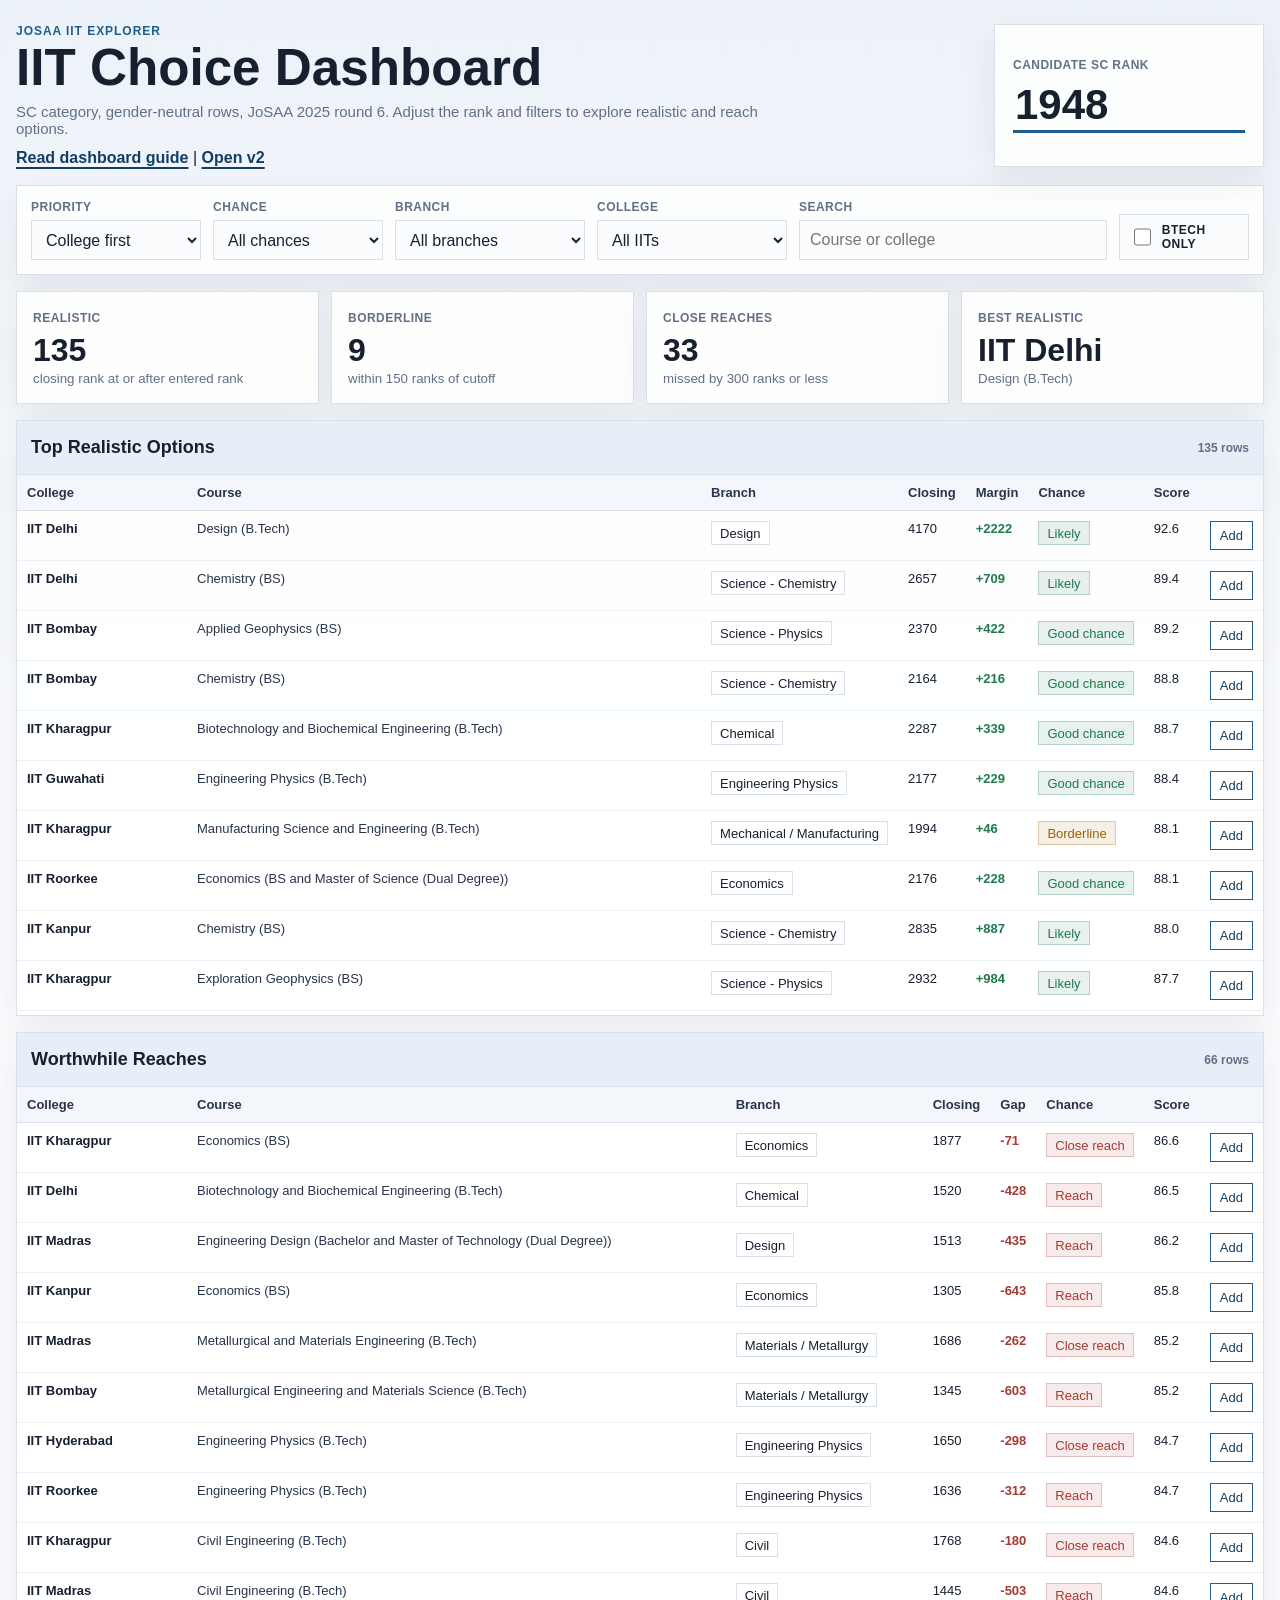
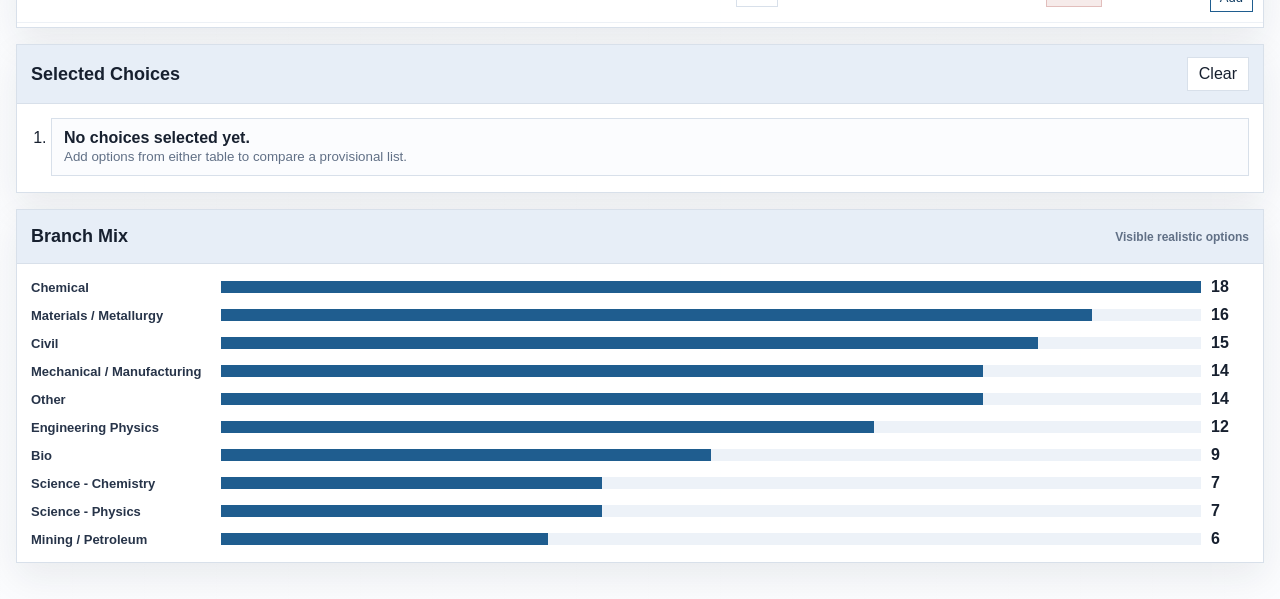
<file: versions/v1/index.html>
<!doctype html>
<html lang="en">
  <head>
    <meta charset="utf-8" />
    <meta name="viewport" content="width=device-width, initial-scale=1" />
    <title>IIT Choice Dashboard</title>
    <link rel="icon" href="data:," />
    <link rel="stylesheet" href="./styles.css" />
  </head>
  <body>
    <main class="app-shell">
      <section class="topbar">
        <div>
          <p class="eyebrow">JoSAA IIT Explorer</p>
          <h1>IIT Choice Dashboard</h1>
          <p class="context">
            SC category, gender-neutral rows, JoSAA 2025 round 6. Adjust the rank and filters to explore realistic and reach options.
          </p>
          <p class="guide-link">
            <a href="./guide.html">Read dashboard guide</a>
            <span aria-hidden="true">|</span>
            <a href="../../">Open v2</a>
          </p>
        </div>
        <div class="rank-card">
          <label for="rankInput">Candidate SC Rank</label>
          <input id="rankInput" type="number" min="1" step="1" value="1948" />
        </div>
      </section>

      <section class="controls" aria-label="Dashboard controls">
        <div class="control">
          <label for="priorityMode">Priority</label>
          <select id="priorityMode">
            <option value="college">College first</option>
            <option value="branch">Branch first</option>
            <option value="safety">Safety first</option>
          </select>
        </div>
        <div class="control">
          <label for="chanceFilter">Chance</label>
          <select id="chanceFilter">
            <option value="all">All chances</option>
          </select>
        </div>
        <div class="control">
          <label for="branchFilter">Branch</label>
          <select id="branchFilter">
            <option value="all">All branches</option>
          </select>
        </div>
        <div class="control">
          <label for="collegeFilter">College</label>
          <select id="collegeFilter">
            <option value="all">All IITs</option>
          </select>
        </div>
        <div class="control search-control">
          <label for="searchInput">Search</label>
          <input id="searchInput" type="search" placeholder="Course or college" />
        </div>
        <label class="toggle">
          <input id="showOnlyBtech" type="checkbox" />
          <span>BTech only</span>
        </label>
      </section>

      <section class="metrics" aria-label="Summary metrics">
        <article>
          <span>Realistic</span>
          <strong id="realisticCount">0</strong>
          <small>closing rank at or after entered rank</small>
        </article>
        <article>
          <span>Borderline</span>
          <strong id="borderlineCount">0</strong>
          <small>within 150 ranks of cutoff</small>
        </article>
        <article>
          <span>Close Reaches</span>
          <strong id="reachCount">0</strong>
          <small>missed by 300 ranks or less</small>
        </article>
        <article>
          <span>Best Realistic</span>
          <strong id="bestRealistic">-</strong>
          <small id="bestRealisticCourse">No matching option</small>
        </article>
      </section>

      <section class="insights-grid">
        <article class="panel">
          <div class="panel-header">
            <h2>Top Realistic Options</h2>
            <span id="realisticLabel">0 rows</span>
          </div>
          <div class="table-wrap">
            <table>
              <thead>
                <tr>
                  <th>College</th>
                  <th>Course</th>
                  <th>Branch</th>
                  <th>Closing</th>
                  <th>Margin</th>
                  <th>Chance</th>
                  <th>Score</th>
                  <th></th>
                </tr>
              </thead>
              <tbody id="realisticTable"></tbody>
            </table>
          </div>
        </article>

        <article class="panel">
          <div class="panel-header">
            <h2>Worthwhile Reaches</h2>
            <span id="reachLabel">0 rows</span>
          </div>
          <div class="table-wrap">
            <table>
              <thead>
                <tr>
                  <th>College</th>
                  <th>Course</th>
                  <th>Branch</th>
                  <th>Closing</th>
                  <th>Gap</th>
                  <th>Chance</th>
                  <th>Score</th>
                  <th></th>
                </tr>
              </thead>
              <tbody id="reachTable"></tbody>
            </table>
          </div>
        </article>
      </section>

      <section class="lower-grid">
        <article class="panel">
          <div class="panel-header">
            <h2>Selected Choices</h2>
            <button id="clearSelected" type="button">Clear</button>
          </div>
          <ol id="selectedList" class="selected-list"></ol>
        </article>

        <article class="panel">
          <div class="panel-header">
            <h2>Branch Mix</h2>
            <span id="branchMixLabel">Visible realistic options</span>
          </div>
          <div id="branchMix" class="branch-mix"></div>
        </article>
      </section>
    </main>

    <template id="emptyRowTemplate">
      <tr>
        <td colspan="8" class="empty">No options match these filters.</td>
      </tr>
    </template>

    <script src="./app.js" type="module"></script>
  </body>
</html>
</file>
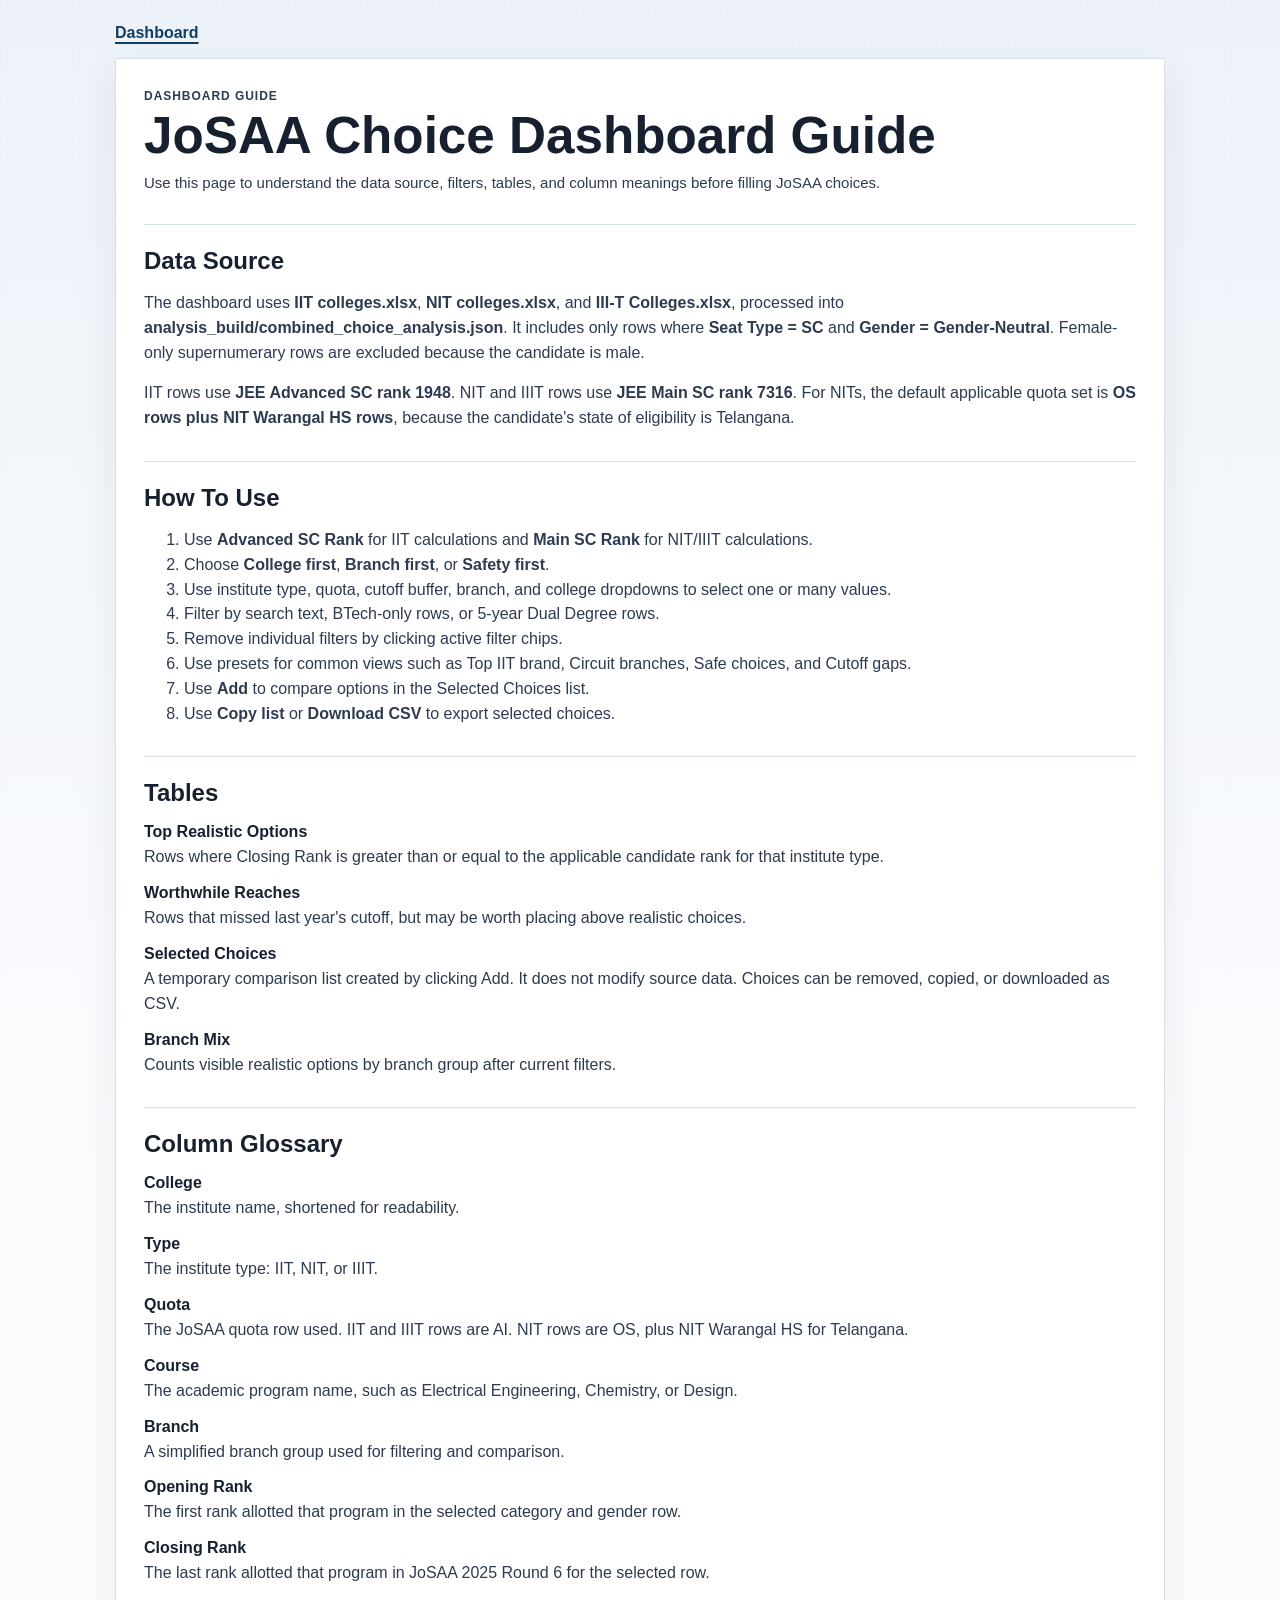
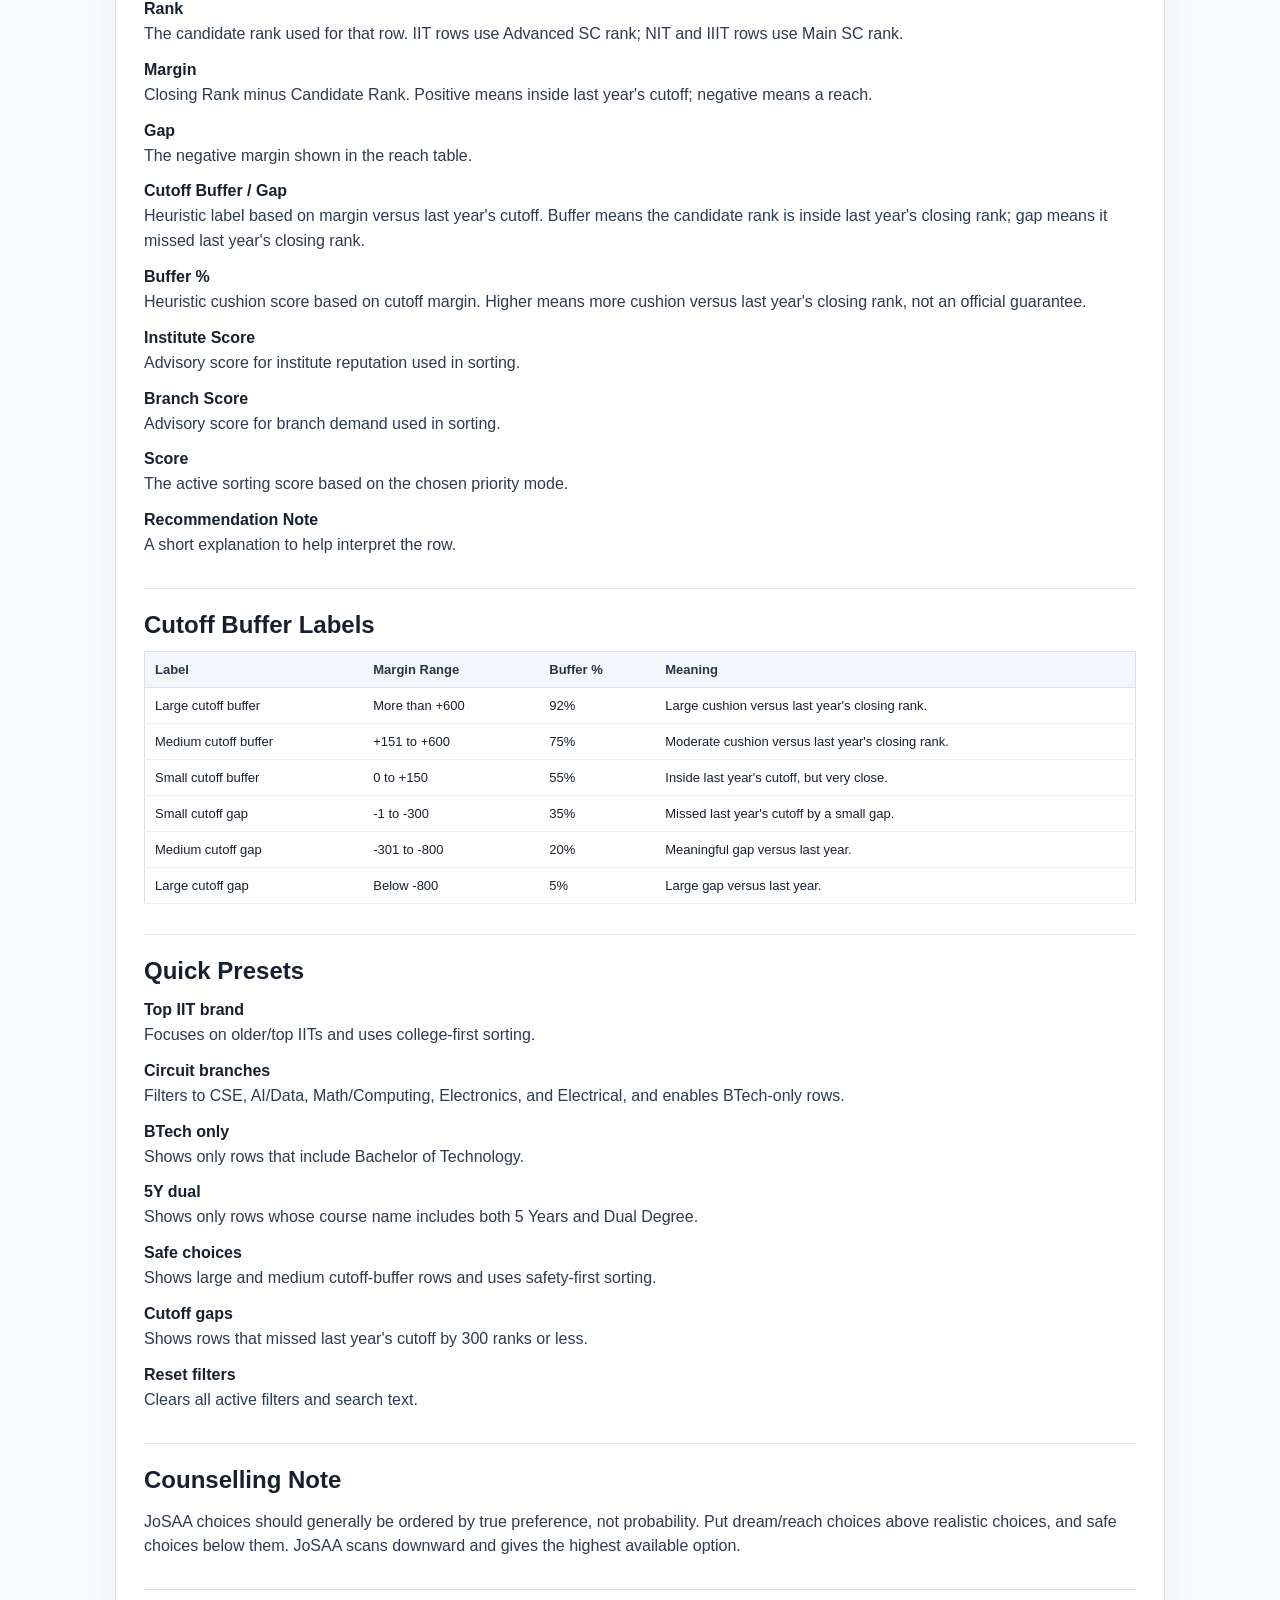
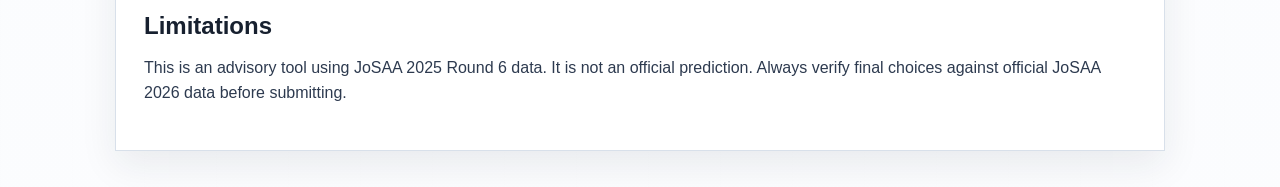
<file: guide.html>
<!doctype html>
<html lang="en">
  <head>
    <meta charset="utf-8" />
    <meta name="viewport" content="width=device-width, initial-scale=1" />
    <title>JoSAA Choice Dashboard Guide</title>
    <link rel="icon" href="data:," />
    <link rel="stylesheet" href="./styles.css" />
  </head>
  <body>
    <main class="app-shell guide-shell">
      <nav class="guide-nav">
        <a href="./">Dashboard</a>
      </nav>
      <article class="guide-page">
        <p class="eyebrow">Dashboard Guide</p>
        <h1>JoSAA Choice Dashboard Guide</h1>
        <p class="context">
          Use this page to understand the data source, filters, tables, and column meanings before filling JoSAA choices.
        </p>

        <h2>Data Source</h2>
        <p>
          The dashboard uses <strong>IIT colleges.xlsx</strong>, <strong>NIT colleges.xlsx</strong>, and
          <strong>III-T Colleges.xlsx</strong>, processed into <strong>analysis_build/combined_choice_analysis.json</strong>.
          It includes only rows where <strong>Seat Type = SC</strong> and <strong>Gender = Gender-Neutral</strong>.
          Female-only supernumerary rows are excluded because the candidate is male.
        </p>
        <p>
          IIT rows use <strong>JEE Advanced SC rank 1948</strong>. NIT and IIIT rows use
          <strong>JEE Main SC rank 7316</strong>. For NITs, the default applicable quota set is
          <strong>OS rows plus NIT Warangal HS rows</strong>, because the candidate's state of eligibility is Telangana.
        </p>

        <h2>How To Use</h2>
        <ol>
          <li>Use <strong>Advanced SC Rank</strong> for IIT calculations and <strong>Main SC Rank</strong> for NIT/IIIT calculations.</li>
          <li>Choose <strong>College first</strong>, <strong>Branch first</strong>, or <strong>Safety first</strong>.</li>
          <li>Use institute type, quota, cutoff buffer, branch, and college dropdowns to select one or many values.</li>
          <li>Filter by search text, BTech-only rows, or 5-year Dual Degree rows.</li>
          <li>Remove individual filters by clicking active filter chips.</li>
          <li>Use presets for common views such as Top IIT brand, Circuit branches, Safe choices, and Cutoff gaps.</li>
          <li>Use <strong>Add</strong> to compare options in the Selected Choices list.</li>
          <li>Use <strong>Copy list</strong> or <strong>Download CSV</strong> to export selected choices.</li>
        </ol>

        <h2>Tables</h2>
        <dl>
          <dt>Top Realistic Options</dt>
          <dd>Rows where Closing Rank is greater than or equal to the applicable candidate rank for that institute type.</dd>
          <dt>Worthwhile Reaches</dt>
          <dd>Rows that missed last year's cutoff, but may be worth placing above realistic choices.</dd>
          <dt>Selected Choices</dt>
          <dd>A temporary comparison list created by clicking Add. It does not modify source data. Choices can be removed, copied, or downloaded as CSV.</dd>
          <dt>Branch Mix</dt>
          <dd>Counts visible realistic options by branch group after current filters.</dd>
        </dl>

        <h2>Column Glossary</h2>
        <dl>
          <dt>College</dt>
          <dd>The institute name, shortened for readability.</dd>
          <dt>Type</dt>
          <dd>The institute type: IIT, NIT, or IIIT.</dd>
          <dt>Quota</dt>
          <dd>The JoSAA quota row used. IIT and IIIT rows are AI. NIT rows are OS, plus NIT Warangal HS for Telangana.</dd>
          <dt>Course</dt>
          <dd>The academic program name, such as Electrical Engineering, Chemistry, or Design.</dd>
          <dt>Branch</dt>
          <dd>A simplified branch group used for filtering and comparison.</dd>
          <dt>Opening Rank</dt>
          <dd>The first rank allotted that program in the selected category and gender row.</dd>
          <dt>Closing Rank</dt>
          <dd>The last rank allotted that program in JoSAA 2025 Round 6 for the selected row.</dd>
          <dt>Rank</dt>
          <dd>The candidate rank used for that row. IIT rows use Advanced SC rank; NIT and IIIT rows use Main SC rank.</dd>
          <dt>Margin</dt>
          <dd>Closing Rank minus Candidate Rank. Positive means inside last year's cutoff; negative means a reach.</dd>
          <dt>Gap</dt>
          <dd>The negative margin shown in the reach table.</dd>
          <dt>Cutoff Buffer / Gap</dt>
          <dd>Heuristic label based on margin versus last year's cutoff. Buffer means the candidate rank is inside last year's closing rank; gap means it missed last year's closing rank.</dd>
          <dt>Buffer %</dt>
          <dd>Heuristic cushion score based on cutoff margin. Higher means more cushion versus last year's closing rank, not an official guarantee.</dd>
          <dt>Institute Score</dt>
          <dd>Advisory score for institute reputation used in sorting.</dd>
          <dt>Branch Score</dt>
          <dd>Advisory score for branch demand used in sorting.</dd>
          <dt>Score</dt>
          <dd>The active sorting score based on the chosen priority mode.</dd>
          <dt>Recommendation Note</dt>
          <dd>A short explanation to help interpret the row.</dd>
        </dl>

        <h2>Cutoff Buffer Labels</h2>
        <table class="guide-table">
          <thead>
            <tr>
              <th>Label</th>
              <th>Margin Range</th>
              <th>Buffer %</th>
              <th>Meaning</th>
            </tr>
          </thead>
          <tbody>
            <tr><td>Large cutoff buffer</td><td>More than +600</td><td>92%</td><td>Large cushion versus last year's closing rank.</td></tr>
            <tr><td>Medium cutoff buffer</td><td>+151 to +600</td><td>75%</td><td>Moderate cushion versus last year's closing rank.</td></tr>
            <tr><td>Small cutoff buffer</td><td>0 to +150</td><td>55%</td><td>Inside last year's cutoff, but very close.</td></tr>
            <tr><td>Small cutoff gap</td><td>-1 to -300</td><td>35%</td><td>Missed last year's cutoff by a small gap.</td></tr>
            <tr><td>Medium cutoff gap</td><td>-301 to -800</td><td>20%</td><td>Meaningful gap versus last year.</td></tr>
            <tr><td>Large cutoff gap</td><td>Below -800</td><td>5%</td><td>Large gap versus last year.</td></tr>
          </tbody>
        </table>

        <h2>Quick Presets</h2>
        <dl>
          <dt>Top IIT brand</dt>
          <dd>Focuses on older/top IITs and uses college-first sorting.</dd>
          <dt>Circuit branches</dt>
          <dd>Filters to CSE, AI/Data, Math/Computing, Electronics, and Electrical, and enables BTech-only rows.</dd>
          <dt>BTech only</dt>
          <dd>Shows only rows that include Bachelor of Technology.</dd>
          <dt>5Y dual</dt>
          <dd>Shows only rows whose course name includes both 5 Years and Dual Degree.</dd>
          <dt>Safe choices</dt>
          <dd>Shows large and medium cutoff-buffer rows and uses safety-first sorting.</dd>
          <dt>Cutoff gaps</dt>
          <dd>Shows rows that missed last year's cutoff by 300 ranks or less.</dd>
          <dt>Reset filters</dt>
          <dd>Clears all active filters and search text.</dd>
        </dl>

        <h2>Counselling Note</h2>
        <p>
          JoSAA choices should generally be ordered by true preference, not probability. Put dream/reach
          choices above realistic choices, and safe choices below them. JoSAA scans downward and gives the
          highest available option.
        </p>

        <h2>Limitations</h2>
        <p>
          This is an advisory tool using JoSAA 2025 Round 6 data. It is not an official prediction.
          Always verify final choices against official JoSAA 2026 data before submitting.
        </p>
      </article>
    </main>
  </body>
</html>
</file>
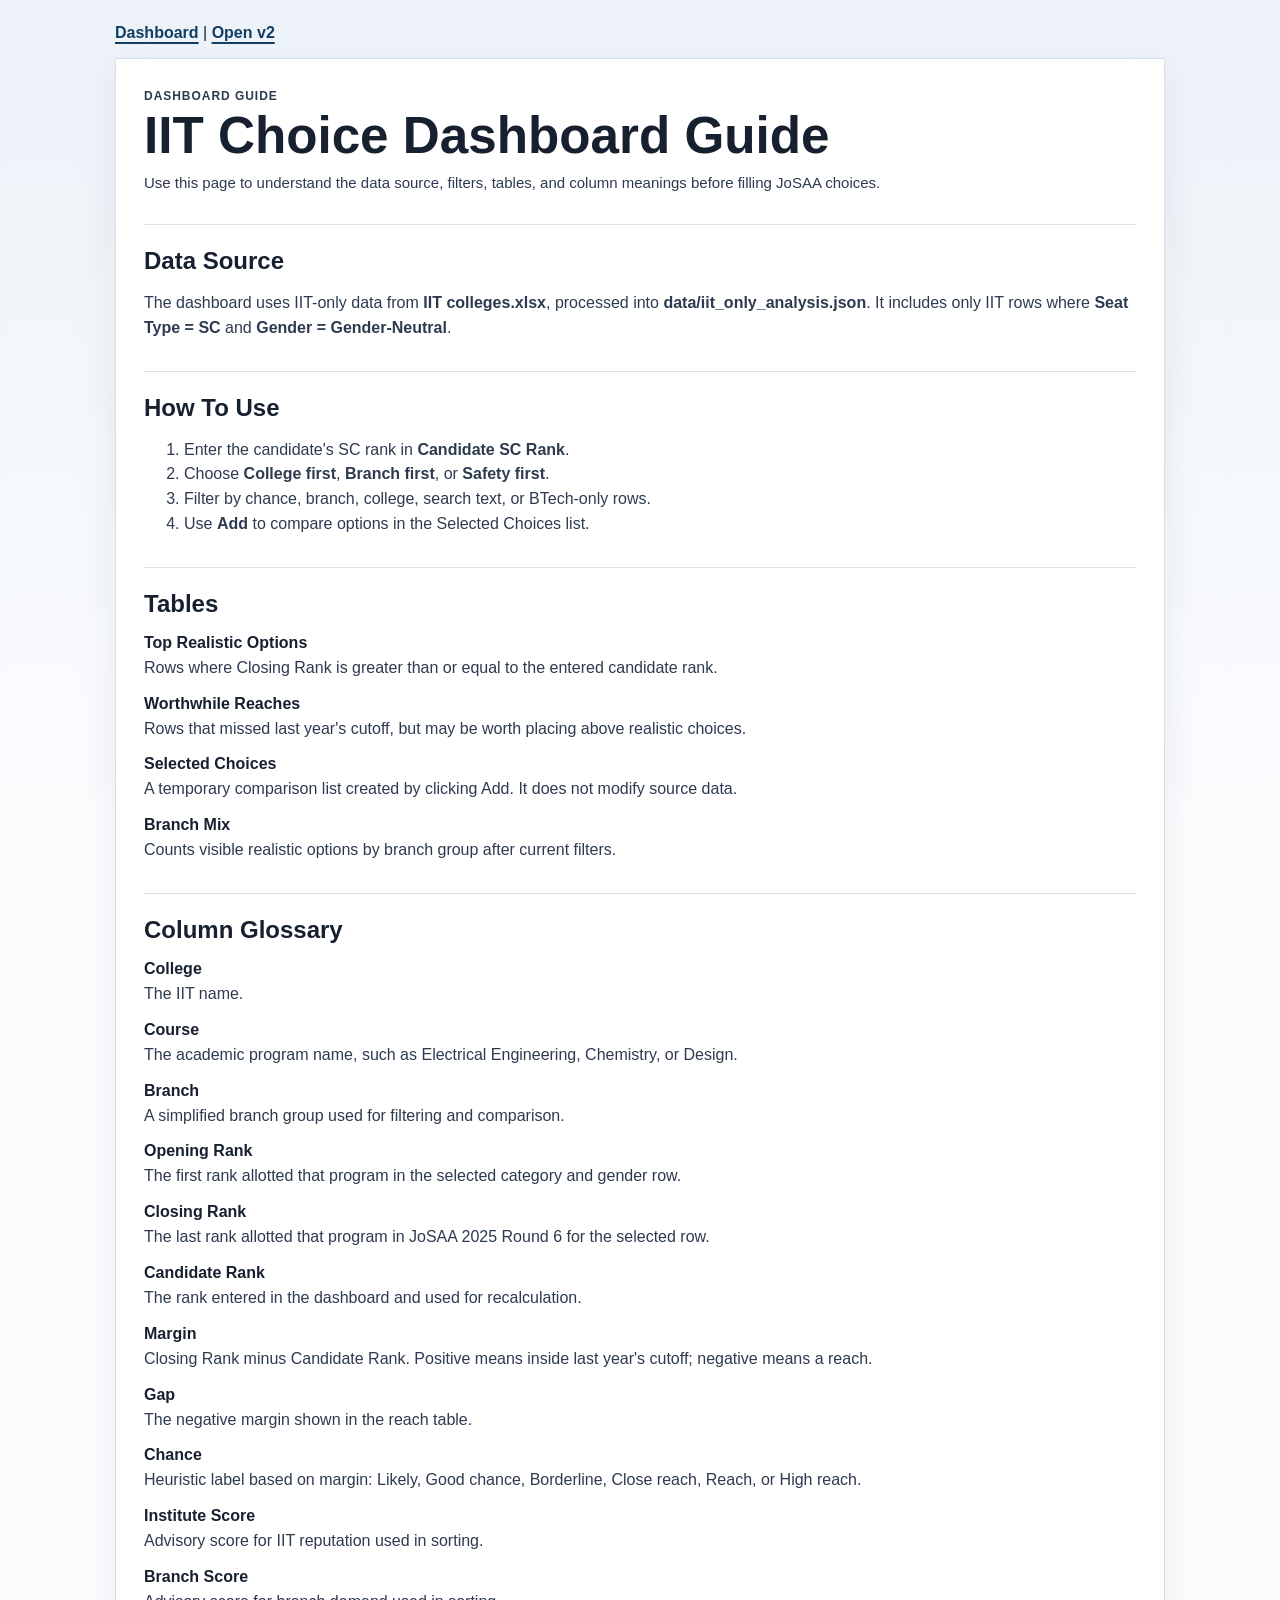
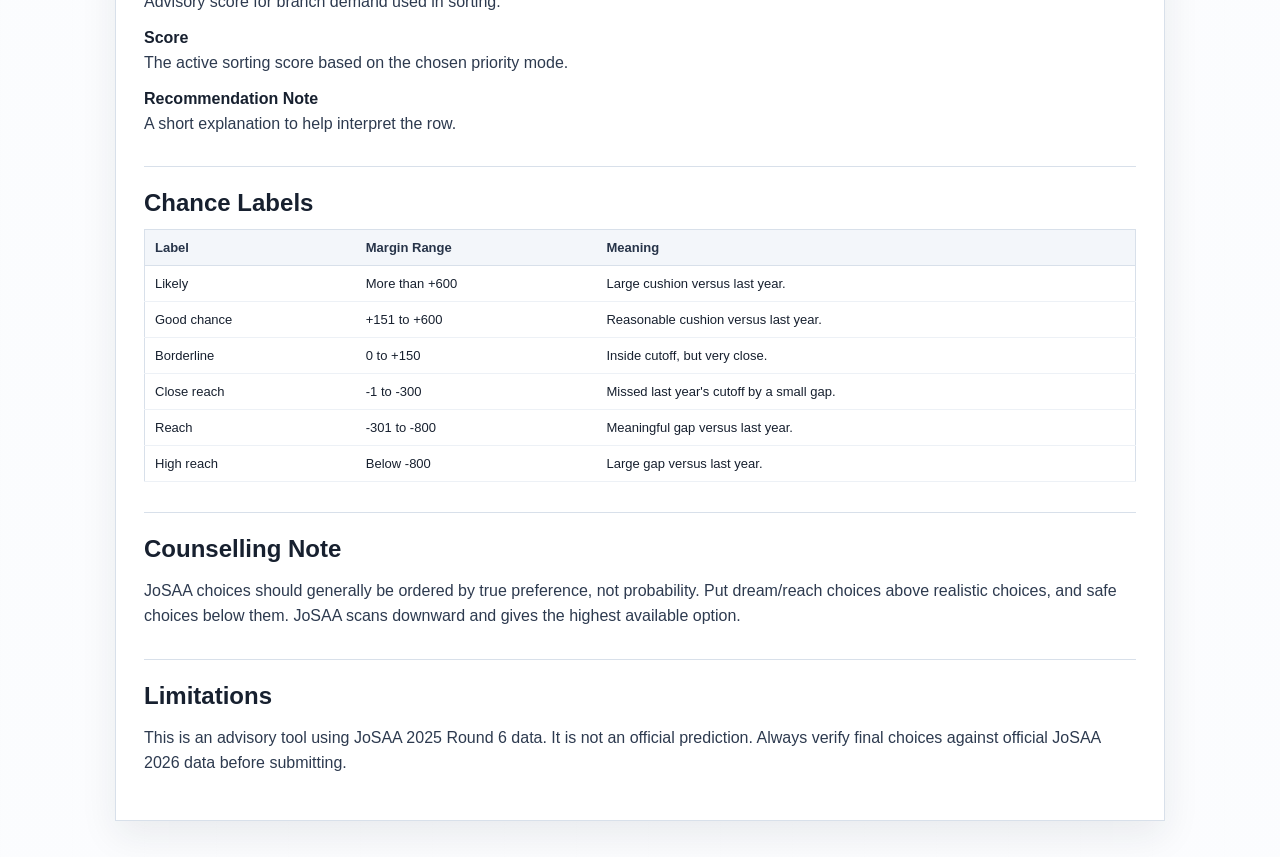
<file: versions/v1/guide.html>
<!doctype html>
<html lang="en">
  <head>
    <meta charset="utf-8" />
    <meta name="viewport" content="width=device-width, initial-scale=1" />
    <title>IIT Choice Dashboard Guide</title>
    <link rel="icon" href="data:," />
    <link rel="stylesheet" href="./styles.css" />
  </head>
  <body>
    <main class="app-shell guide-shell">
      <nav class="guide-nav">
        <a href="./">Dashboard</a>
        <span aria-hidden="true">|</span>
        <a href="../../">Open v2</a>
      </nav>
      <article class="guide-page">
        <p class="eyebrow">Dashboard Guide</p>
        <h1>IIT Choice Dashboard Guide</h1>
        <p class="context">
          Use this page to understand the data source, filters, tables, and column meanings before filling JoSAA choices.
        </p>

        <h2>Data Source</h2>
        <p>
          The dashboard uses IIT-only data from <strong>IIT colleges.xlsx</strong>, processed into
          <strong>data/iit_only_analysis.json</strong>. It includes only IIT rows where
          <strong>Seat Type = SC</strong> and <strong>Gender = Gender-Neutral</strong>.
        </p>

        <h2>How To Use</h2>
        <ol>
          <li>Enter the candidate's SC rank in <strong>Candidate SC Rank</strong>.</li>
          <li>Choose <strong>College first</strong>, <strong>Branch first</strong>, or <strong>Safety first</strong>.</li>
          <li>Filter by chance, branch, college, search text, or BTech-only rows.</li>
          <li>Use <strong>Add</strong> to compare options in the Selected Choices list.</li>
        </ol>

        <h2>Tables</h2>
        <dl>
          <dt>Top Realistic Options</dt>
          <dd>Rows where Closing Rank is greater than or equal to the entered candidate rank.</dd>
          <dt>Worthwhile Reaches</dt>
          <dd>Rows that missed last year's cutoff, but may be worth placing above realistic choices.</dd>
          <dt>Selected Choices</dt>
          <dd>A temporary comparison list created by clicking Add. It does not modify source data.</dd>
          <dt>Branch Mix</dt>
          <dd>Counts visible realistic options by branch group after current filters.</dd>
        </dl>

        <h2>Column Glossary</h2>
        <dl>
          <dt>College</dt>
          <dd>The IIT name.</dd>
          <dt>Course</dt>
          <dd>The academic program name, such as Electrical Engineering, Chemistry, or Design.</dd>
          <dt>Branch</dt>
          <dd>A simplified branch group used for filtering and comparison.</dd>
          <dt>Opening Rank</dt>
          <dd>The first rank allotted that program in the selected category and gender row.</dd>
          <dt>Closing Rank</dt>
          <dd>The last rank allotted that program in JoSAA 2025 Round 6 for the selected row.</dd>
          <dt>Candidate Rank</dt>
          <dd>The rank entered in the dashboard and used for recalculation.</dd>
          <dt>Margin</dt>
          <dd>Closing Rank minus Candidate Rank. Positive means inside last year's cutoff; negative means a reach.</dd>
          <dt>Gap</dt>
          <dd>The negative margin shown in the reach table.</dd>
          <dt>Chance</dt>
          <dd>Heuristic label based on margin: Likely, Good chance, Borderline, Close reach, Reach, or High reach.</dd>
          <dt>Institute Score</dt>
          <dd>Advisory score for IIT reputation used in sorting.</dd>
          <dt>Branch Score</dt>
          <dd>Advisory score for branch demand used in sorting.</dd>
          <dt>Score</dt>
          <dd>The active sorting score based on the chosen priority mode.</dd>
          <dt>Recommendation Note</dt>
          <dd>A short explanation to help interpret the row.</dd>
        </dl>

        <h2>Chance Labels</h2>
        <table class="guide-table">
          <thead>
            <tr>
              <th>Label</th>
              <th>Margin Range</th>
              <th>Meaning</th>
            </tr>
          </thead>
          <tbody>
            <tr><td>Likely</td><td>More than +600</td><td>Large cushion versus last year.</td></tr>
            <tr><td>Good chance</td><td>+151 to +600</td><td>Reasonable cushion versus last year.</td></tr>
            <tr><td>Borderline</td><td>0 to +150</td><td>Inside cutoff, but very close.</td></tr>
            <tr><td>Close reach</td><td>-1 to -300</td><td>Missed last year's cutoff by a small gap.</td></tr>
            <tr><td>Reach</td><td>-301 to -800</td><td>Meaningful gap versus last year.</td></tr>
            <tr><td>High reach</td><td>Below -800</td><td>Large gap versus last year.</td></tr>
          </tbody>
        </table>

        <h2>Counselling Note</h2>
        <p>
          JoSAA choices should generally be ordered by true preference, not probability. Put dream/reach
          choices above realistic choices, and safe choices below them. JoSAA scans downward and gives the
          highest available option.
        </p>

        <h2>Limitations</h2>
        <p>
          This is an advisory tool using JoSAA 2025 Round 6 data. It is not an official prediction.
          Always verify final choices against official JoSAA 2026 data before submitting.
        </p>
      </article>
    </main>
  </body>
</html>
</file>
<file: versions/v1/styles.css>
:root {
  color-scheme: light;
  --ink: #17202f;
  --muted: #617086;
  --line: #d8e0ea;
  --paper: #fbfcfe;
  --panel: #ffffff;
  --header: #e7eef7;
  --accent: #1f5d8f;
  --accent-strong: #123e63;
  --good: #1f7a4d;
  --warn: #9a6400;
  --bad: #a53b32;
  --shadow: 0 14px 35px rgba(23, 32, 47, 0.08);
}

* {
  box-sizing: border-box;
}

body {
  margin: 0;
  min-height: 100vh;
  background:
    linear-gradient(180deg, rgba(231, 238, 247, 0.76), rgba(251, 252, 254, 0.96) 34%),
    repeating-linear-gradient(90deg, rgba(23, 32, 47, 0.035) 0 1px, transparent 1px 72px);
  color: var(--ink);
  font-family: "Avenir Next", "Segoe UI", sans-serif;
}

button,
input,
select {
  font: inherit;
}

.app-shell {
  width: min(1480px, calc(100vw - 32px));
  margin: 0 auto;
  padding: 24px 0 36px;
}

.topbar {
  display: grid;
  grid-template-columns: 1fr 270px;
  gap: 20px;
  align-items: stretch;
  margin-bottom: 18px;
}

.eyebrow {
  margin: 0 0 4px;
  color: var(--accent);
  font-size: 12px;
  font-weight: 800;
  letter-spacing: 0.08em;
  text-transform: uppercase;
}

h1 {
  margin: 0;
  font-size: clamp(30px, 4vw, 54px);
  line-height: 1;
  letter-spacing: 0;
}

.context {
  max-width: 780px;
  margin: 10px 0 0;
  color: var(--muted);
  font-size: 15px;
}

.guide-link {
  margin: 12px 0 0;
}

.guide-link a,
.guide-nav a {
  color: var(--accent-strong);
  font-weight: 800;
  text-decoration-thickness: 2px;
  text-underline-offset: 4px;
}

.rank-card,
.controls,
.metrics article,
.panel {
  background: rgba(255, 255, 255, 0.9);
  border: 1px solid var(--line);
  box-shadow: var(--shadow);
}

.rank-card {
  display: grid;
  align-content: center;
  gap: 8px;
  min-height: 120px;
  padding: 18px;
}

label,
.metrics span {
  color: var(--muted);
  font-size: 12px;
  font-weight: 800;
  letter-spacing: 0.04em;
  text-transform: uppercase;
}

.rank-card input {
  width: 100%;
  border: 0;
  border-bottom: 3px solid var(--accent);
  background: transparent;
  color: var(--ink);
  font-size: 42px;
  font-weight: 800;
  outline: none;
}

.controls {
  display: grid;
  grid-template-columns: 170px 170px 190px 190px minmax(220px, 1fr) 130px;
  gap: 12px;
  align-items: end;
  padding: 14px;
  margin-bottom: 16px;
}

.control {
  display: grid;
  gap: 6px;
}

.control input,
.control select {
  width: 100%;
  min-height: 40px;
  border: 1px solid var(--line);
  background: var(--paper);
  color: var(--ink);
  padding: 8px 10px;
  outline-color: var(--accent);
}

.toggle {
  display: flex;
  align-items: center;
  gap: 8px;
  min-height: 40px;
  border: 1px solid var(--line);
  background: var(--paper);
  padding: 8px 10px;
  color: var(--ink);
}

.toggle input {
  width: 18px;
  height: 18px;
  accent-color: var(--accent);
}

.metrics {
  display: grid;
  grid-template-columns: repeat(4, 1fr);
  gap: 12px;
  margin-bottom: 16px;
}

.metrics article {
  min-height: 112px;
  padding: 16px;
}

.metrics strong {
  display: block;
  margin: 8px 0 3px;
  font-size: 32px;
  line-height: 1;
}

.metrics small {
  color: var(--muted);
}

.insights-grid {
  display: grid;
  grid-template-columns: 1fr;
  gap: 16px;
}

.lower-grid {
  display: grid;
  grid-template-columns: 1fr;
  gap: 16px;
  margin-top: 16px;
}

.panel {
  min-width: 0;
}

.panel-header {
  display: flex;
  align-items: center;
  justify-content: space-between;
  gap: 12px;
  min-height: 54px;
  border-bottom: 1px solid var(--line);
  background: var(--header);
  padding: 12px 14px;
}

.panel-header h2 {
  margin: 0;
  font-size: 18px;
}

.panel-header span {
  color: var(--muted);
  font-size: 12px;
  font-weight: 700;
}

.panel-header button {
  border: 1px solid var(--line);
  background: #fff;
  color: var(--ink);
  padding: 7px 11px;
  cursor: pointer;
}

.table-wrap {
  max-height: 540px;
  overflow: auto;
}

table {
  width: 100%;
  border-collapse: collapse;
  font-size: 13px;
}

th {
  position: sticky;
  top: 0;
  z-index: 1;
  background: #f3f6fa;
  border-bottom: 1px solid var(--line);
  color: #273449;
  text-align: left;
  white-space: nowrap;
}

th,
td {
  padding: 10px 10px;
  vertical-align: top;
}

td {
  border-bottom: 1px solid #edf1f6;
}

tbody tr:hover {
  background: #f8fbff;
}

.college {
  min-width: 170px;
  font-weight: 800;
}

.course {
  min-width: 250px;
  color: #273449;
}

.pill {
  display: inline-flex;
  align-items: center;
  min-height: 24px;
  border: 1px solid var(--line);
  background: #fff;
  padding: 3px 8px;
  white-space: nowrap;
}

.chance-likely,
.chance-good {
  border-color: rgba(31, 122, 77, 0.25);
  background: rgba(31, 122, 77, 0.1);
  color: var(--good);
}

.chance-borderline {
  border-color: rgba(154, 100, 0, 0.28);
  background: rgba(154, 100, 0, 0.1);
  color: var(--warn);
}

.chance-reach,
.chance-high {
  border-color: rgba(165, 59, 50, 0.25);
  background: rgba(165, 59, 50, 0.1);
  color: var(--bad);
}

.margin-positive {
  color: var(--good);
  font-weight: 800;
}

.margin-negative {
  color: var(--bad);
  font-weight: 800;
}

.select-btn {
  border: 1px solid var(--accent);
  background: #fff;
  color: var(--accent-strong);
  padding: 6px 9px;
  cursor: pointer;
  white-space: nowrap;
}

.select-btn.active {
  background: var(--accent);
  color: #fff;
}

.empty {
  color: var(--muted);
  padding: 28px;
  text-align: center;
}

.selected-list {
  display: grid;
  gap: 8px;
  margin: 0;
  padding: 14px 14px 16px 34px;
}

.selected-list li {
  padding: 10px 12px;
  border: 1px solid var(--line);
  background: var(--paper);
}

.selected-list strong {
  display: block;
}

.selected-list small {
  color: var(--muted);
}

.branch-mix {
  display: grid;
  gap: 10px;
  padding: 14px;
}

.branch-row {
  display: grid;
  grid-template-columns: minmax(110px, 180px) 1fr 38px;
  gap: 10px;
  align-items: center;
}

.branch-row span {
  color: #273449;
  font-size: 13px;
  font-weight: 700;
}

.bar {
  height: 12px;
  background: #edf2f8;
}

.bar > i {
  display: block;
  height: 100%;
  background: var(--accent);
}

.guide-shell {
  max-width: 1050px;
}

.guide-nav {
  margin-bottom: 16px;
}

.guide-page {
  background: var(--panel);
  border: 1px solid var(--line);
  box-shadow: var(--shadow);
  padding: 28px;
}

.guide-page h1 {
  margin-bottom: 8px;
}

.guide-page h2 {
  margin: 30px 0 10px;
  border-top: 1px solid var(--line);
  padding-top: 22px;
  font-size: 24px;
}

.guide-page p,
.guide-page li,
.guide-page dd {
  color: #2d3a4f;
  line-height: 1.55;
}

.guide-page dt {
  margin-top: 14px;
  font-weight: 900;
}

.guide-page dd {
  margin: 4px 0 0;
}

.guide-table {
  margin-top: 12px;
  border: 1px solid var(--line);
}

.guide-table th {
  position: static;
}

@media (max-width: 1100px) {
  .topbar,
  .lower-grid,
  .metrics {
    grid-template-columns: 1fr;
  }

  .controls {
    grid-template-columns: repeat(2, minmax(0, 1fr));
  }
}

@media (max-width: 620px) {
  .app-shell {
    width: min(100vw - 20px, 1480px);
    padding-top: 12px;
  }

  .controls {
    grid-template-columns: 1fr;
  }

  th,
  td {
    padding: 8px;
  }
}
</file>
<file: styles.css>
:root {
  color-scheme: light;
  --ink: #17202f;
  --muted: #617086;
  --line: #d8e0ea;
  --paper: #fbfcfe;
  --panel: #ffffff;
  --header: #e7eef7;
  --accent: #1f5d8f;
  --accent-strong: #123e63;
  --good: #1f7a4d;
  --warn: #9a6400;
  --bad: #a53b32;
  --shadow: 0 14px 35px rgba(23, 32, 47, 0.08);
}

* {
  box-sizing: border-box;
}

body {
  margin: 0;
  min-height: 100vh;
  background:
    linear-gradient(180deg, rgba(231, 238, 247, 0.76), rgba(251, 252, 254, 0.96) 34%),
    repeating-linear-gradient(90deg, rgba(23, 32, 47, 0.035) 0 1px, transparent 1px 72px);
  color: var(--ink);
  font-family: "Avenir Next", "Segoe UI", sans-serif;
}

button,
input,
select {
  font: inherit;
}

button {
  border-radius: 0;
}

.app-shell {
  width: min(1480px, calc(100vw - 32px));
  margin: 0 auto;
  padding: 24px 0 36px;
}

.topbar {
  display: grid;
  grid-template-columns: 1fr 420px;
  gap: 20px;
  align-items: stretch;
  margin-bottom: 18px;
}

.eyebrow {
  margin: 0 0 4px;
  color: var(--accent);
  font-size: 12px;
  font-weight: 800;
  letter-spacing: 0.08em;
  text-transform: uppercase;
}

h1 {
  margin: 0;
  font-size: clamp(30px, 4vw, 54px);
  line-height: 1;
  letter-spacing: 0;
}

.context {
  max-width: 780px;
  margin: 10px 0 0;
  color: var(--muted);
  font-size: 15px;
}

.guide-link {
  margin: 12px 0 0;
}

.guide-link a,
.guide-nav a {
  color: var(--accent-strong);
  font-weight: 800;
  text-decoration-thickness: 2px;
  text-underline-offset: 4px;
}

.rank-card,
.controls,
.metrics article,
.panel {
  background: rgba(255, 255, 255, 0.9);
  border: 1px solid var(--line);
  box-shadow: var(--shadow);
}

.rank-stack {
  display: grid;
  grid-template-columns: 1fr 1fr;
  gap: 12px;
}

.rank-card {
  display: grid;
  align-content: center;
  gap: 8px;
  min-height: 120px;
  padding: 18px;
}

.control-label,
label,
.metrics span {
  color: var(--muted);
  font-size: 12px;
  font-weight: 800;
  letter-spacing: 0.04em;
  text-transform: uppercase;
}

.rank-card input {
  width: 100%;
  border: 0;
  border-bottom: 3px solid var(--accent);
  background: transparent;
  color: var(--ink);
  font-size: 36px;
  font-weight: 800;
  outline: none;
}

.controls {
  display: grid;
  grid-template-columns: 150px 170px 150px 130px minmax(170px, 1fr) minmax(170px, 1fr) minmax(220px, 1.2fr) 120px 110px;
  gap: 12px;
  align-items: end;
  padding: 14px;
  margin-bottom: 10px;
}

.control {
  position: relative;
  display: grid;
  gap: 6px;
}

.control input[type="search"],
.control input[type="text"],
.control input[type="number"],
.control select,
.multi-button {
  width: 100%;
  min-height: 40px;
  border: 1px solid var(--line);
  background: var(--paper);
  color: var(--ink);
  padding: 8px 10px;
  outline-color: var(--accent);
}

.multi-button {
  display: flex;
  align-items: center;
  justify-content: space-between;
  cursor: pointer;
  text-align: left;
}

.multi-button::after {
  content: "▾";
  color: var(--muted);
  font-size: 12px;
}

.multi-panel {
  position: absolute;
  top: calc(100% + 6px);
  left: 0;
  z-index: 5;
  width: min(360px, 82vw);
  max-height: 280px;
  overflow: auto;
  border: 1px solid var(--line);
  background: #fff;
  box-shadow: var(--shadow);
  padding: 4px;
}

.multi-option {
  display: flex;
  align-items: center;
  gap: 7px;
  min-height: 28px;
  padding: 4px 7px;
  color: var(--ink);
  font-size: 12px;
  font-weight: 600;
  letter-spacing: 0;
  text-transform: none;
  cursor: pointer;
}

.multi-option:hover {
  background: #f4f8fc;
}

.multi-option input {
  width: 14px;
  height: 14px;
  min-height: 0;
  flex: 0 0 14px;
  margin: 0;
  padding: 0;
  accent-color: var(--accent);
}

.toggle {
  display: flex;
  align-items: center;
  gap: 8px;
  min-height: 40px;
  border: 1px solid var(--line);
  background: var(--paper);
  padding: 8px 10px;
  color: var(--ink);
}

.toggle input {
  width: 18px;
  height: 18px;
  min-height: 0;
  flex: 0 0 18px;
  margin: 0;
  padding: 0;
  accent-color: var(--accent);
}

.preset-row,
.active-chips,
.filter-legend {
  display: flex;
  flex-wrap: wrap;
  gap: 6px;
  margin: 0 0 10px;
}

.filter-legend {
  align-items: center;
  color: var(--muted);
  font-size: 12px;
  font-weight: 800;
  margin-top: -4px;
}

.filter-legend span {
  display: inline-flex;
  align-items: center;
  gap: 6px;
  min-height: 24px;
}

.legend-dot {
  width: 8px;
  height: 8px;
  border-radius: 999px;
}

.branch-dot {
  background: #1685a7;
}

.type-dot {
  background: #1f5d8f;
}

.quota-dot {
  background: #64748b;
}

.college-dot {
  background: #7a4eb0;
}

.chance-dot {
  background: #b77b15;
}

.preset-row button,
.chip {
  border: 1px solid var(--line);
  background: #fff;
  color: var(--accent-strong);
  padding: 7px 9px;
  font-size: 12px;
  font-weight: 800;
  cursor: pointer;
}

.preset-row button:hover,
.chip:hover {
  border-color: var(--accent);
}

.active-chips {
  margin-top: -2px;
}

.chip {
  display: inline-flex;
  align-items: center;
  gap: 6px;
}

.chip[data-empty="true"] {
  color: var(--muted);
  cursor: default;
}

.chip-dot {
  width: 8px;
  height: 8px;
  border-radius: 999px;
  background: var(--muted);
}

.chip-branch,
.chip-instituteType {
  border-color: #a7c6d9;
  background: #eef7fb;
  color: #0d4c6a;
}

.chip-branch .chip-dot,
.chip-instituteType .chip-dot {
  background: #1685a7;
}

.chip-quota {
  border-color: #c7d0dc;
  background: #f3f6fa;
  color: #334155;
}

.chip-quota .chip-dot {
  background: #64748b;
}

.chip-college {
  border-color: #c8b7df;
  background: #f5f0fb;
  color: #563579;
}

.chip-college .chip-dot {
  background: #7a4eb0;
}

.chip-chance {
  border-color: #ddc48b;
  background: #fff8e8;
  color: #7a520b;
}

.chip-chance .chip-dot {
  background: #b77b15;
}

.chip-btech,
.chip-dual,
.chip-search {
  border-color: #b8cfb8;
  background: #f0f8f0;
  color: #245b33;
}

.chip-btech .chip-dot,
.chip-dual .chip-dot,
.chip-search .chip-dot {
  background: #2d8a45;
}

.chip b {
  font-weight: 900;
}

.metrics {
  margin-top: 12px;
}

.metrics {
  display: grid;
  grid-template-columns: repeat(4, 1fr);
  gap: 12px;
  margin-bottom: 16px;
}

.metrics article {
  min-height: 112px;
  padding: 16px;
}

.metrics strong {
  display: block;
  margin: 8px 0 3px;
  font-size: 32px;
  line-height: 1;
}

.metrics small {
  color: var(--muted);
}

.insights-grid {
  display: grid;
  grid-template-columns: 1fr;
  gap: 16px;
}

.lower-grid {
  display: grid;
  grid-template-columns: 1fr;
  gap: 16px;
  margin-top: 16px;
}

.panel {
  min-width: 0;
}

.panel-header {
  display: flex;
  align-items: center;
  justify-content: space-between;
  gap: 12px;
  min-height: 54px;
  border-bottom: 1px solid var(--line);
  background: var(--header);
  padding: 12px 14px;
}

.panel-header h2 {
  margin: 0;
  font-size: 18px;
}

.panel-header span {
  color: var(--muted);
  font-size: 12px;
  font-weight: 700;
}

.panel-header button {
  border: 1px solid var(--line);
  background: #fff;
  color: var(--ink);
  padding: 7px 11px;
  cursor: pointer;
}

.panel-actions {
  display: flex;
  flex-wrap: wrap;
  gap: 8px;
  justify-content: flex-end;
}

.inline-count {
  display: inline-flex;
  align-items: center;
  justify-content: center;
  min-width: 24px;
  min-height: 24px;
  margin-left: 6px;
  border: 1px solid var(--line);
  background: #fff;
  color: var(--accent-strong);
  font-size: 12px;
}

.table-wrap {
  max-height: 540px;
  overflow: auto;
}

table {
  width: 100%;
  border-collapse: collapse;
  font-size: 13px;
}

th {
  position: sticky;
  top: 0;
  z-index: 1;
  background: #f3f6fa;
  border-bottom: 1px solid var(--line);
  color: #273449;
  text-align: left;
  white-space: nowrap;
}

th,
td {
  padding: 10px 10px;
  vertical-align: top;
}

.sort-toggle {
  border: 0;
  background: transparent;
  color: inherit;
  cursor: pointer;
  font: inherit;
  font-weight: 900;
  padding: 0;
  white-space: nowrap;
  opacity: 0.78;
}

.sort-toggle.active {
  color: var(--accent-strong);
  opacity: 1;
}

.sort-toggle:hover,
.sort-toggle:focus-visible {
  color: var(--accent-strong);
  opacity: 1;
  text-decoration: underline;
  text-underline-offset: 3px;
}

td {
  border-bottom: 1px solid #edf1f6;
}

tbody tr:hover {
  background: #f8fbff;
}

.college {
  min-width: 170px;
  font-weight: 800;
}

.course {
  min-width: 250px;
  color: #273449;
}

.pill {
  display: inline-flex;
  align-items: center;
  min-height: 24px;
  border: 1px solid var(--line);
  background: #fff;
  padding: 3px 8px;
  white-space: nowrap;
}

.type-pill {
  min-width: 54px;
  justify-content: center;
  font-weight: 800;
}

.type-pill.type-iit {
  border-color: #9fc3e2;
  background: #eaf5ff;
  color: #123e63;
}

.type-pill.type-nit {
  border-color: #b8d9bd;
  background: #eef9ef;
  color: #1f6b3d;
}

.type-pill.type-iiit {
  border-color: #d8c2ea;
  background: #f6effc;
  color: #67348f;
}

.type-pill.type-other {
  border-color: #c7d0dc;
  background: #f8fafc;
  color: #334155;
}

.quota-pill {
  min-width: 34px;
  justify-content: center;
  border-color: #c7d0dc;
  background: #f8fafc;
  color: #334155;
  font-weight: 800;
}

.buffer-pill {
  border-width: 1px;
  font-weight: 700;
}

.buffer-pill.buffer-large {
  border-color: rgba(28, 122, 74, 0.28);
  background: linear-gradient(90deg, rgba(31, 122, 77, 0.22), rgba(31, 122, 77, 0.1));
  color: #2b6d49;
}

.buffer-pill.buffer-medium {
  border-color: rgba(149, 205, 165, 0.24);
  background: linear-gradient(90deg, rgba(149, 205, 165, 0.24), rgba(91, 166, 89, 0.07));
  color: #6aa478;
}

.buffer-pill.buffer-small {
  border-color: rgb(91 173 101 / 25%);
  background: linear-gradient(90deg, rgba(215, 159, 48, 0.17), rgb(107 167 128 / 7%));
  color: #5e756a;
}

.buffer-pill.buffer-small-gap {
  border-color: rgba(203, 110, 36, 0.25);
  background: linear-gradient(90deg, rgba(220, 128, 50, 0.17), rgba(220, 128, 50, 0.07));
  color: #8b5b2d;
}

.buffer-pill.buffer-medium-gap {
  border-color: rgba(178, 72, 55, 0.26);
  background: linear-gradient(90deg, rgba(190, 80, 60, 0.16), rgba(190, 80, 60, 0.07));
  color: #94483d;
}

.buffer-pill.buffer-large-gap,
.buffer-pill.buffer-unknown {
  border-color: rgba(140, 41, 51, 0.32);
  background: linear-gradient(90deg, rgba(165, 59, 50, 0.2), rgba(165, 59, 50, 0.08));
  color: #9b4038;
}

.confidence.buffer-large {
  color: #2b6d49;
}

.confidence.buffer-medium {
  color: #6aa478;
}

.confidence.buffer-small {
  color: #5e756a;
}

.confidence.buffer-small-gap {
  color: #8b5b2d;
}

.confidence.buffer-medium-gap {
  color: #94483d;
}

.confidence.buffer-large-gap,
.confidence.buffer-unknown {
  color: #9b4038;
}

.margin-positive {
  color: var(--good);
  font-weight: 800;
}

.margin-negative {
  color: var(--bad);
  font-weight: 800;
}

.confidence {
  display: inline-flex;
  min-width: 44px;
  font-weight: 800;
}

.select-btn {
  border: 1px solid var(--accent);
  background: #fff;
  color: var(--accent-strong);
  padding: 6px 9px;
  cursor: pointer;
  white-space: nowrap;
}

.select-btn.active {
  background: var(--accent);
  color: #fff;
}

.empty {
  color: var(--muted);
  padding: 28px;
  text-align: center;
}

.selected-list {
  display: grid;
  gap: 8px;
  margin: 0;
  padding: 14px 14px 16px 34px;
}

.selected-list li {
  position: relative;
  padding: 10px 12px;
  border: 1px solid var(--line);
  background: var(--paper);
}

.selected-list strong {
  display: block;
}

.selected-list small {
  color: var(--muted);
}

.choice-actions {
  display: flex;
  flex-wrap: wrap;
  gap: 6px;
  align-items: center;
  margin-top: 8px;
}

.move-choice,
.remove-choice {
  border: 1px solid var(--line);
  background: #fff;
  color: var(--accent-strong);
  padding: 5px 8px;
  cursor: pointer;
}

.move-choice:disabled {
  cursor: not-allowed;
  opacity: 0.45;
}

.move-position {
  display: inline-flex;
  align-items: center;
  gap: 5px;
  min-height: 28px;
  border: 1px solid var(--line);
  background: #fff;
  padding: 3px 6px;
  color: var(--ink);
  font-size: 12px;
  font-weight: 700;
  letter-spacing: 0;
  text-transform: none;
}

.move-position span {
  color: var(--muted);
}

.move-position input {
  width: 42px;
  min-height: 24px;
  border: 0;
  border-left: 1px solid var(--line);
  padding-left: 6px;
  color: var(--ink);
  font: inherit;
  outline-color: var(--accent);
}

.remove-choice {
  color: var(--bad);
}

.branch-mix {
  display: grid;
  gap: 10px;
  padding: 14px;
}

.branch-row {
  display: grid;
  grid-template-columns: minmax(110px, 180px) 1fr 38px;
  gap: 10px;
  align-items: center;
}

.branch-row span {
  color: #273449;
  font-size: 13px;
  font-weight: 700;
}

.bar {
  height: 12px;
  background: #edf2f8;
}

.bar > i {
  display: block;
  height: 100%;
  background: var(--accent);
}

.guide-shell {
  max-width: 1050px;
}

.guide-nav {
  margin-bottom: 16px;
}

.guide-page {
  background: var(--panel);
  border: 1px solid var(--line);
  box-shadow: var(--shadow);
  padding: 28px;
}

.guide-page h1 {
  margin-bottom: 8px;
}

.guide-page h2 {
  margin: 30px 0 10px;
  border-top: 1px solid var(--line);
  padding-top: 22px;
  font-size: 24px;
}

.guide-page p,
.guide-page li,
.guide-page dd {
  color: #2d3a4f;
  line-height: 1.55;
}

.guide-page dt {
  margin-top: 14px;
  font-weight: 900;
}

.guide-page dd {
  margin: 4px 0 0;
}

.guide-table {
  margin-top: 12px;
  border: 1px solid var(--line);
}

.guide-table th {
  position: static;
}

@media (max-width: 1100px) {
  .topbar,
  .lower-grid,
  .metrics {
    grid-template-columns: 1fr;
  }

  .rank-stack {
    grid-template-columns: repeat(2, minmax(0, 1fr));
  }

  .controls {
    grid-template-columns: repeat(2, minmax(0, 1fr));
  }

  .panel-header {
    align-items: flex-start;
    flex-direction: column;
  }

  .panel-actions {
    justify-content: flex-start;
  }
}

@media (max-width: 620px) {
  .app-shell {
    width: min(100vw - 20px, 1480px);
    padding-top: 12px;
  }

  .controls {
    grid-template-columns: 1fr;
  }

  .rank-stack {
    grid-template-columns: 1fr;
  }

  th,
  td {
    padding: 8px;
  }
}
</file>
